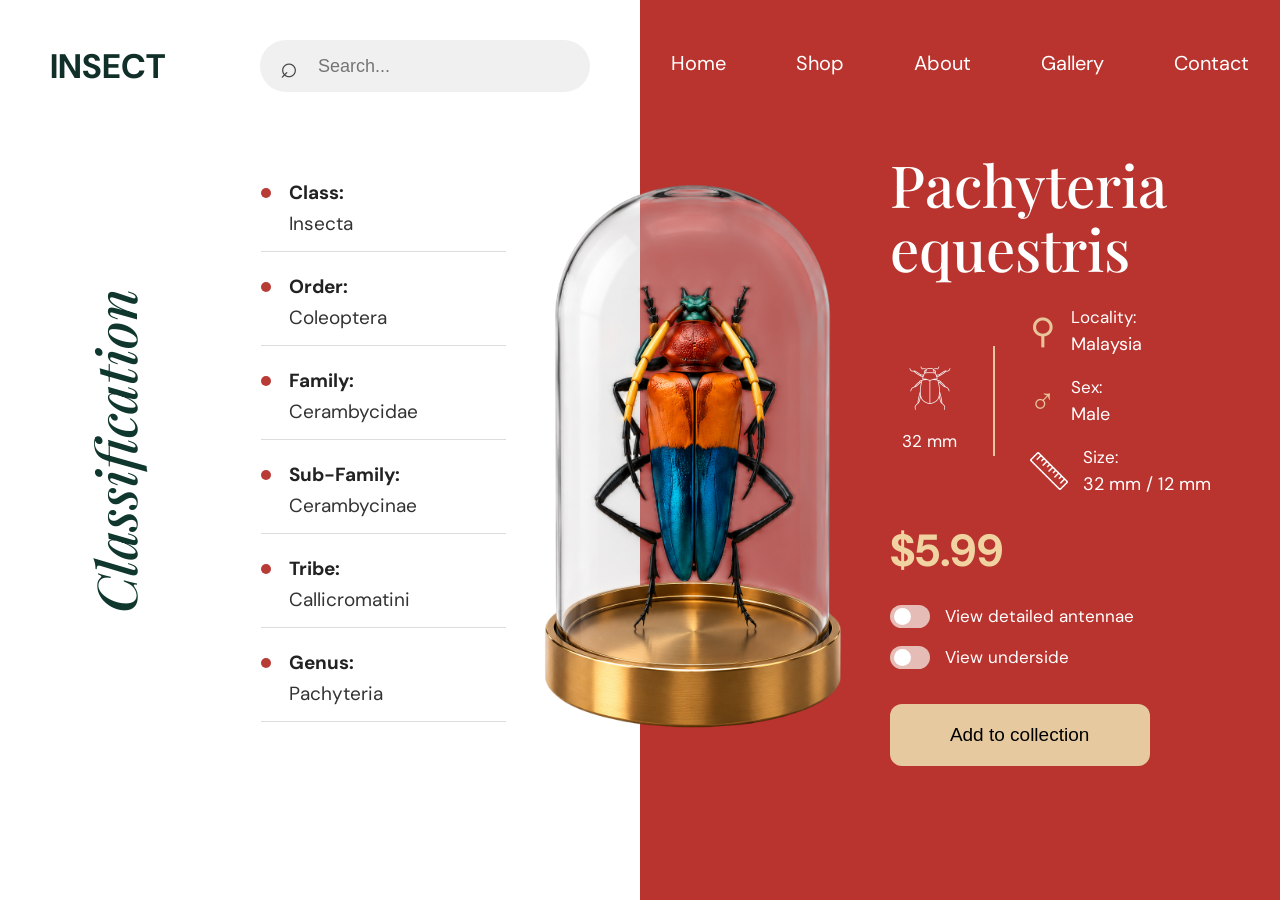
<file: Hard/index.html>
<!DOCTYPE html>
<html lang="en">

<head>
    <meta charset="UTF-8">
    <meta name="viewport" content="width=device-width, initial-scale=1.0">

    <title>INSECT | Collection</title>

    <link rel="stylesheet" href="style.css">

    <link
        href="https://fonts.googleapis.com/css2?family=DM+Sans:wght@400;500;600;700&family=Playfair+Display:ital,wght@0,500;1,500&display=swap"
        rel="stylesheet">

</head>

<body>

    <main class="container">


        <section class="left-section">


            <header class="left-header">

                <h1 class="logo">INSECT</h1>

                <div class="search">

                    <span class="search-icon">⌕</span>

                    <input type="text" placeholder="Search...">

                </div>

            </header>



            <div class="classification">

                <h2>Classification</h2>

                <div class="details">

                    <div class="detail">

                        <span class="dot"></span>

                        <div>
                            <h3>Class:</h3>
                            <p>Insecta</p>
                        </div>

                    </div>


                    <div class="detail">

                        <span class="dot"></span>

                        <div>
                            <h3>Order:</h3>
                            <p>Coleoptera</p>
                        </div>

                    </div>


                    <div class="detail">

                        <span class="dot"></span>

                        <div>
                            <h3>Family:</h3>
                            <p>Cerambycidae</p>
                        </div>

                    </div>


                    <div class="detail">

                        <span class="dot"></span>

                        <div>
                            <h3>Sub-Family:</h3>
                            <p>Cerambycinae</p>
                        </div>

                    </div>


                    <div class="detail">

                        <span class="dot"></span>

                        <div>
                            <h3>Tribe:</h3>
                            <p>Callicromatini</p>
                        </div>

                    </div>


                    <div class="detail">

                        <span class="dot"></span>

                        <div>
                            <h3>Genus:</h3>
                            <p>Pachyteria</p>
                        </div>

                    </div>

                </div>

            </div>

        </section>



        <section class="right-section">



            <header class="right-header">

                <nav>

                    <a href="#">Home</a>

                    <a href="#">Shop</a>

                    <a href="#">About</a>

                    <a href="#">Gallery</a>

                    <a href="#">Contact</a>

                </nav>

            </header>




            <div class="product-info">

                <h1>
                    Pachyteria
                    <br>
                    equestris
                </h1>




                <div class="specifications">



                    <div class="insect-icon">

                        <img src="./Assets/insect-white.png" alt="Insect illustration">

                        <p>32 mm</p>

                    </div>


                    <div class="spec-details">



                        <div class="spec">

                            <span>⚲</span>

                            <div>

                                <p>Locality:</p>

                                <h3>Malaysia</h3>

                            </div>

                        </div>




                        <div class="spec">

                            <span>♂</span>

                            <div>

                                <p>Sex:</p>

                                <h3>Male</h3>

                            </div>

                        </div>




                        <div class="spec">

                            <img src="./Assets/ruler.png" class="ruler-icon" alt="Ruler">

                            <div>

                                <p>Size:</p>

                                <h3>32 mm / 12 mm</h3>

                            </div>

                        </div>


                    </div>

                </div>




                <h2 class="price">$5.99</h2>




                <div class="options">

                    <label>

                        <input type="checkbox">

                        <span class="toggle"></span>

                        View detailed antennae

                    </label>


                    <label>

                        <input type="checkbox">

                        <span class="toggle"></span>

                        View underside

                    </label>

                </div>




                <button class="collection-btn">

                    Add to collection

                </button>


            </div>

        </section>




        <div class="jar">

            <img src="./Assets/insect.png" alt="Pachyteria equestris inside a glass jar">



    </main>

</body>

</html>
</file>
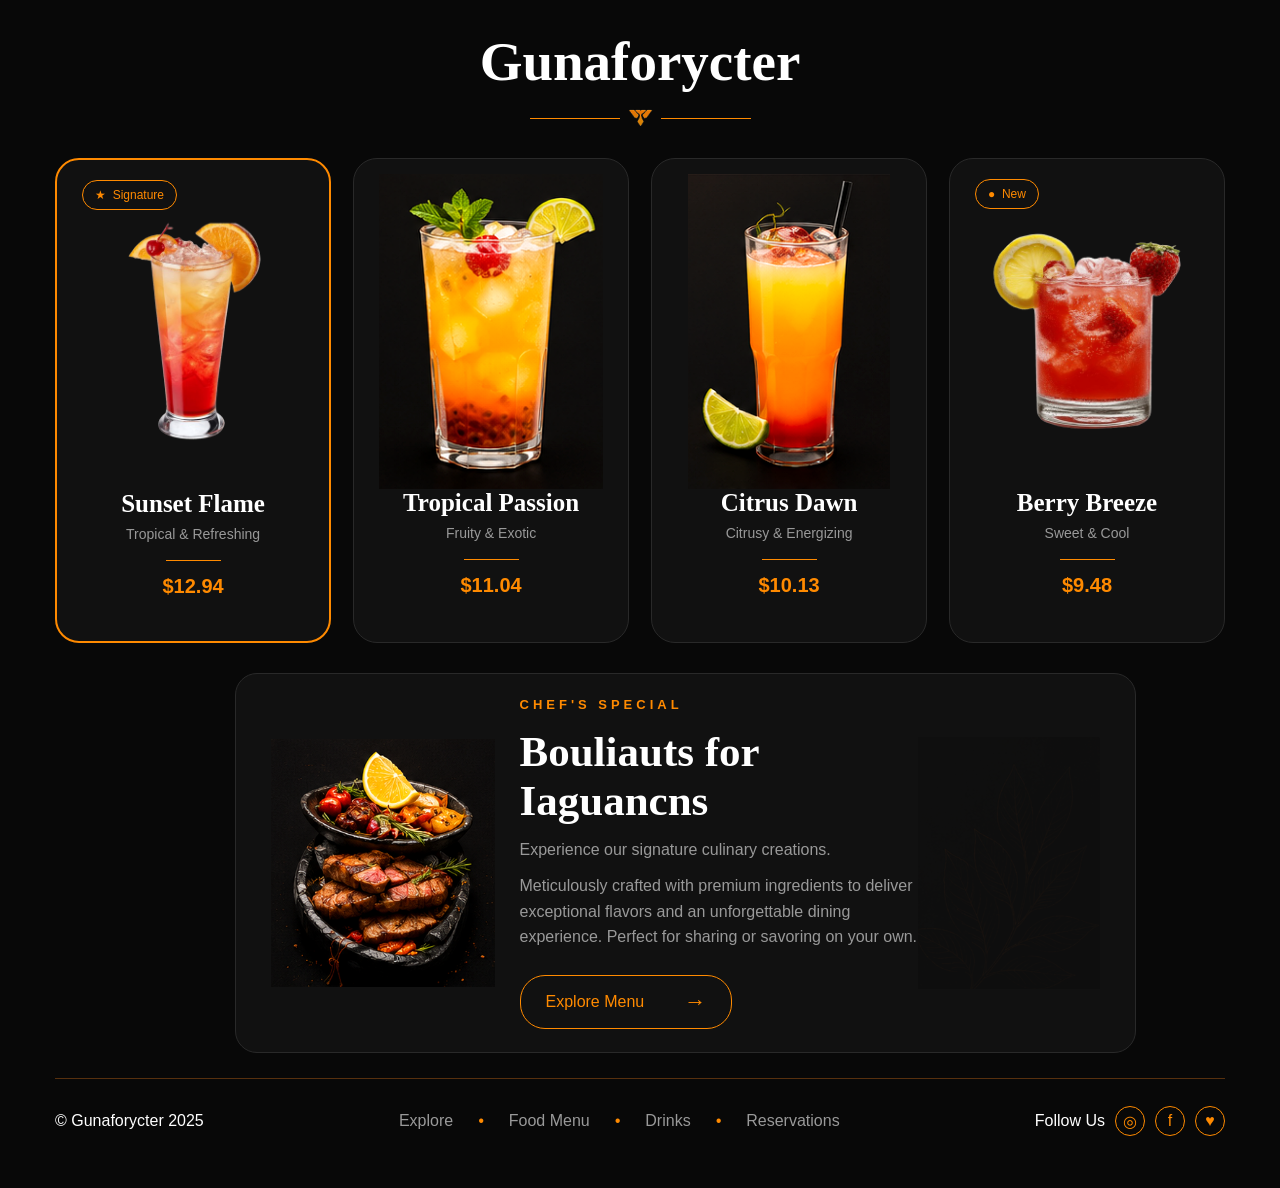
<file: Medium/index.html>
<!DOCTYPE html>
<html lang="en">
<head>
  <meta charset="UTF-8">
  <meta name="viewport" content="width=device-width, initial-scale=1.0">
  <title>Gunaforycter | Drinks & Dining</title>
  <link rel="stylesheet" href="style.css">
</head>
<body>
  <main class="page-shell">
    <header class="brand">
      <h1>Gunaforycter</h1>
      <div class="brand-mark" aria-hidden="true">
        <span></span><img src="./assets/icon'.png" alt="icon"><span></span>
      </div>
    </header>

    <section class="drinks-grid" id="drinks" aria-label="Signature drinks">
      <article class="drink-card featured">
        <div class="badge">★ &nbsp;Signature</div>
        <div class="drink-image-wrap">
          <img src="assets/SunFlame.png" alt="Sunset Flame drink">
        </div>
        <h2>Sunset Flame</h2>
        <p>Tropical &amp; Refreshing</p>
        <div class="mini-line"></div>
        <strong>$12.94</strong>
      </article>

      <article class="drink-card">
        <div class="drink-image-wrap">
          <img src="assets/tropical-passion.png" alt="Tropical Passion drink">
        </div>
        <h2>Tropical Passion</h2>
        <p>Fruity &amp; Exotic</p>
        <div class="mini-line"></div>
        <strong>$11.04</strong>
      </article>

      <article class="drink-card">
        <div class="drink-image-wrap">
          <img src="assets/citrus-dawn.png" alt="Citrus Dawn drink">
        </div>
        <h2>Citrus Dawn</h2>
        <p>Citrusy &amp; Energizing</p>
        <div class="mini-line"></div>
        <strong>$10.13</strong>
      </article>

      <article class="drink-card">
        <div class="badge new">● &nbsp;New</div>
        <div class="drink-image-wrap">
          <img src="assets/Breeze,png.png" alt="Berry Breeze drink">
        </div>
        <h2>Berry Breeze</h2>
        <p>Sweet &amp; Cool</p>
        <div class="mini-line"></div>
        <strong>$9.48</strong>
      </article>
    </section>

    <section class="chef-panel" id="menu">
      <div class="food-visual">
        <img src="assets/chefs-special.png" alt="Chef's special platter">
      </div>
      <div class="chef-copy">
        <div class="eyebrow">CHEF'S SPECIAL</div>
        <h2>Bouliauts for Iaguancns</h2>
        <p class="lead">Experience our signature culinary creations.</p>
        <p>Meticulously crafted with premium ingredients to deliver exceptional flavors and an unforgettable dining experience. Perfect for sharing or savoring on your own.</p>
        <a class="menu-button" href="#drinks">Explore Menu <span>→</span></a>
      </div>
      <img class="leaf" src="assets/leaf-decoration.png" alt="" aria-hidden="true">
    </section>

    <footer>
      <div class="copyright">© Gunaforycter 2025</div>
      <nav aria-label="Footer navigation">
        <a href="#top">Explore</a>
        <i>•</i>
        <a href="#menu">Food Menu</a>
        <i>•</i>
        <a href="#drinks">Drinks</a>
        <i>•</i>
        <a href="#menu">Reservations</a>
      </nav>
      <div class="social">
        <span>Follow Us</span>
        <a href="#" aria-label="Instagram">◎</a>
        <a href="#" aria-label="Facebook">f</a>
        <a href="#" aria-label="Twitter">♥</a>
      </div>
    </footer>
  </main>

  <script>
    document.documentElement.id = "top";
    document.querySelector(".menu-button").addEventListener("click", function(e) {
      e.preventDefault();
      document.querySelector("#drinks").scrollIntoView({ behavior: "smooth" });
    });
  </script>
</body>
</html>
</file>
<file: Hard/style.css>
* {
    margin: 0;
    padding: 0;
    box-sizing: border-box;
}

body {
    font-family: 'DM Sans', sans-serif;
}



.container {
    width: 100%;
    height: 100vh;
    display: flex;
    position: relative;
    overflow: hidden;
}

.left-section {
    width: 50%;
    height: 100%;
    background: #ffffff;
    position: relative;
    padding: 40px 50px;
}



.left-header {
    display: flex;
    align-items: center;
    gap: 95px;
}

.logo {
    font-size: 34px;
    color: #102f29;
    font-weight: 700;
}



.search {
    width: 345px;
    height: 52px;
    border-radius: 40px;
    background: #f0f0f0;

    display: flex;
    align-items: center;

    padding: 0 20px;
    gap: 20px;
}

.search-icon {
    font-size: 30px;
    color: #444;
}

.search input {
    width: 100%;
    border: none;
    outline: none;
    background: transparent;
    font-size: 18px;
}


.classification {
    display: flex;
    align-items: center;

    position: absolute;

    top: 20%;
    left: 12%;

    gap: 110px;
}

.classification h2 {
    writing-mode: vertical-rl;
    transform: rotate(180deg);

    font-family: 'Playfair Display', serif;
    font-size: 55px;
    font-style: italic;
    font-weight: 500;

    color: #10372e;
}



.details {
    display: flex;
    flex-direction: column;
    gap: 22px;
}

.detail {
    width: 245px;

    display: flex;
    gap: 18px;

    padding-bottom: 15px;

    border-bottom: 1px solid #dddddd;
}

.dot {
    width: 10px;
    height: 10px;

    background: #b83b35;
    border-radius: 50%;

    margin-top: 8px;

    flex-shrink: 0;
}

.detail h3 {
    font-size: 19px;
    margin-bottom: 6px;
    color: #222;
}

.detail p {
    font-size: 19px;
    color: #333;
}



.right-section {
    width: 50%;
    height: 100%;

    background: #b9342e;

    position: relative;

    color: white;
}



.right-header {
    display: flex;
    justify-content: center;

    padding-top: 50px;
}

.right-header nav {
    display: flex;
    gap: 70px;
}

.right-header a {
    text-decoration: none;
    color: white;
    font-size: 20px;
}



.product-info {
    position: absolute;

    top: 17%;
    left: 39%;
}

.product-info h1 {
    font-family: 'Playfair Display', serif;

    font-size: 58px;
    line-height: 1.1;

    font-weight: 500;

    margin-bottom: 25px;
}



.specifications {
    display: flex;
    align-items: center;
    gap: 35px;
}



.insect-icon {
    width: 105px;
    min-width: 105px;
    height: 110px;

    display: flex;
    flex-direction: column;
    align-items: center;
    justify-content: center;

    position: relative;

    padding-right: 25px;
}


.insect-icon::after {
    content: "";

    width: 2px;
    height: 110px;

    background: #e6c7a0;

    position: absolute;

    right: 0;
    top: 0;
}


.insect-icon img {
    width: 75px;
    height: 75px;

    object-fit: contain;
}

.insect-icon p {
    font-size: 17px;
    margin-top: 5px;
    color: white;
}



.spec-details {
    display: flex;
    flex-direction: column;
    gap: 20px;
}

.spec {
    display: flex;
    align-items: center;
    gap: 15px;
}

.spec span {
    font-size: 35px;
    color: #e7c49a;
}

.spec p {
    font-size: 17px;
}

.spec h3 {
    font-size: 18px;
    font-weight: 400;
    margin-top: 4px;
}



.ruler-icon {
    width: 38px;
    height: 38px;

    object-fit: contain;

    filter: brightness(0) invert(1);
}



.price {
    font-size: 45px;
    color: #f1d2a1;

    margin-top: 25px;
}



.options {
    display: flex;
    flex-direction: column;

    gap: 18px;

    margin-top: 25px;
}

.options label {
    display: flex;
    align-items: center;

    gap: 15px;

    font-size: 17px;

    cursor: pointer;
}

.options input {
    display: none;
}



.toggle {
    width: 40px;
    height: 23px;

    background: #e6bcb6;

    border-radius: 30px;

    position: relative;
}

.toggle::before {
    content: "";

    width: 17px;
    height: 17px;

    background: white;

    border-radius: 50%;

    position: absolute;

    top: 3px;
    left: 4px;
}





.collection-btn {
    width: 260px;
    height: 62px;

    border: none;
    border-radius: 12px;

    background: #e6c99f;

    font-size: 19px;

    margin-top: 35px;

    cursor: pointer;
}

.collection-btn:hover {
    background: #f0d9b5;
}



.jar {
    width: 400px;

    position: absolute;

    left: 38.5%;
    top: 18%;

    z-index: 5;

    display: flex;
    align-items: center;
    justify-content: center;
}

.jar img {
    width: 100%;
    height: auto;

    object-fit: contain;
}
</file>
<file: Medium/style.css>
*{
    margin: 0;
    padding: 0;
    box-sizing: border-box;
    font-family: Arial, sans-serif;
    color: white;
}

html,body{
    width: 100%;
    min-height: 100%;
    background-color: #080808;
}

body{
    padding: 25px 55px;
}


/* HEADER */

.brand{
    width: 100%;
    text-align: center;
    padding: 5px 0 30px;
}

.brand h1{
    font-family: Georgia, serif;
    font-size: 55px;
    font-weight: 700;
}

.brand-mark{
    display: flex;
    justify-content: center;
    align-items: center;
    gap: 8px;
    margin-top: 15px;
}

.brand-mark span{
    width: 90px;
    height: 1px;
    background-color: #ff8a00;
}

.brand-mark img{
    height: 20px;
    width: 25px;
}


/* DRINK CARDS */

.drinks-grid{
    width: 100%;
    display: flex;
    justify-content: center;
    gap: 22px;
}

.drink-card{
    position: relative;
    height: 485px;
    width: 25%;
    max-width: 290px;
    background-color: #111;
    border: 1px solid #292929;
    border-radius: 24px;
    text-align: center;
    padding: 15px;
}

.drink-card:hover{
    border-color: #ff8a00;
}

.drink-card.featured{
    border: 2px solid #ff8a00;
}

.badge{
    position: absolute;
    top: 20px;
    left: 25px;
    padding: 7px 12px;
    border: 1px solid #ff8a00;
    border-radius: 20px;
    color: #ff8a00;
    font-size: 12px;
}

.drink-image-wrap{
    width: 100%;
    height: 315px;
    display: flex;
    align-items: center;
    justify-content: center;
}

.drink-image-wrap img{
    width: 100%;
    height: 100%;
    object-fit: contain;
}

.drink-card h2{
    font-family: Georgia, serif;
    font-size: 25px;
    font-weight: 700;
}

.drink-card p{
    color: #999;
    font-size: 14px;
    margin-top: 8px;
}

.mini-line{
    width: 55px;
    height: 1px;
    background-color: #ff8a00;
    margin: 18px auto 14px;
}

.drink-card strong{
    color: #ff8a00;
    font-size: 20px;
}


/* CHEF SECTION */

.chef-panel{
    width: 77%;
    height: 380px;
    margin-top: 30px;
    margin-left: 180px;
    display: flex;
    align-items: center;
    background-color: #111;
    border: 1px solid #292929;
    border-radius: 22px;
    padding: 20px 35px;
    overflow: hidden;
}

.food-visual{
    width: 32%;
    height: 100%;
    display: flex;
    align-items: center;
    justify-content: center;
}

.food-visual img{
    width: 100%;
    height: 100%;
    object-fit: contain;
}

.chef-copy{
    width: 60%;
    padding-left: 25px;
}

.eyebrow{
    color: #ff8a00;
    font-size: 13px;
    font-weight: 700;
    letter-spacing: 4px;
    margin-bottom: 15px;
}

.chef-copy h2{
    font-family: Georgia, serif;
    font-size: 43px;
    margin-bottom: 12px;
}

.chef-copy p{
    color: #999;
    font-size: 16px;
    line-height: 1.6;
    margin-bottom: 10px;
}

.menu-button{
    display: inline-flex;
    align-items: center;
    justify-content: space-between;
    gap: 40px;
    margin-top: 15px;
    padding: 13px 25px;
    border: 1px solid #ff8a00;
    border-radius: 25px;
    color: #ff8a00;
    text-decoration: none;
}

.menu-button span{
    color: #ff8a00;
    font-size: 22px;
}

.leaf{
    width: 22%;
    margin-left: auto;
    opacity: .2;
}


/* FOOTER */

footer{
    width: 100%;
    min-height: 85px;
    border-top: 1px solid #57300e;
    margin-top: 25px;
    display: flex;
    align-items: center;
    justify-content: space-between;
}

footer,
footer a{
    color: #999;
}

footer nav{
    display: flex;
    gap: 25px;
}

footer nav i{
    color: #ff8a00;
}

footer a{
    text-decoration: none;
}

footer a:hover{
    color: #ff8a00;
}

.social{
    display: flex;
    align-items: center;
    gap: 10px;
}

.social a{
    width: 30px;
    height: 30px;
    border: 1px solid #ff8a00;
    border-radius: 50%;
    display: flex;
    align-items: center;
    justify-content: center;
    color: #ff8a00;
}
</file>
